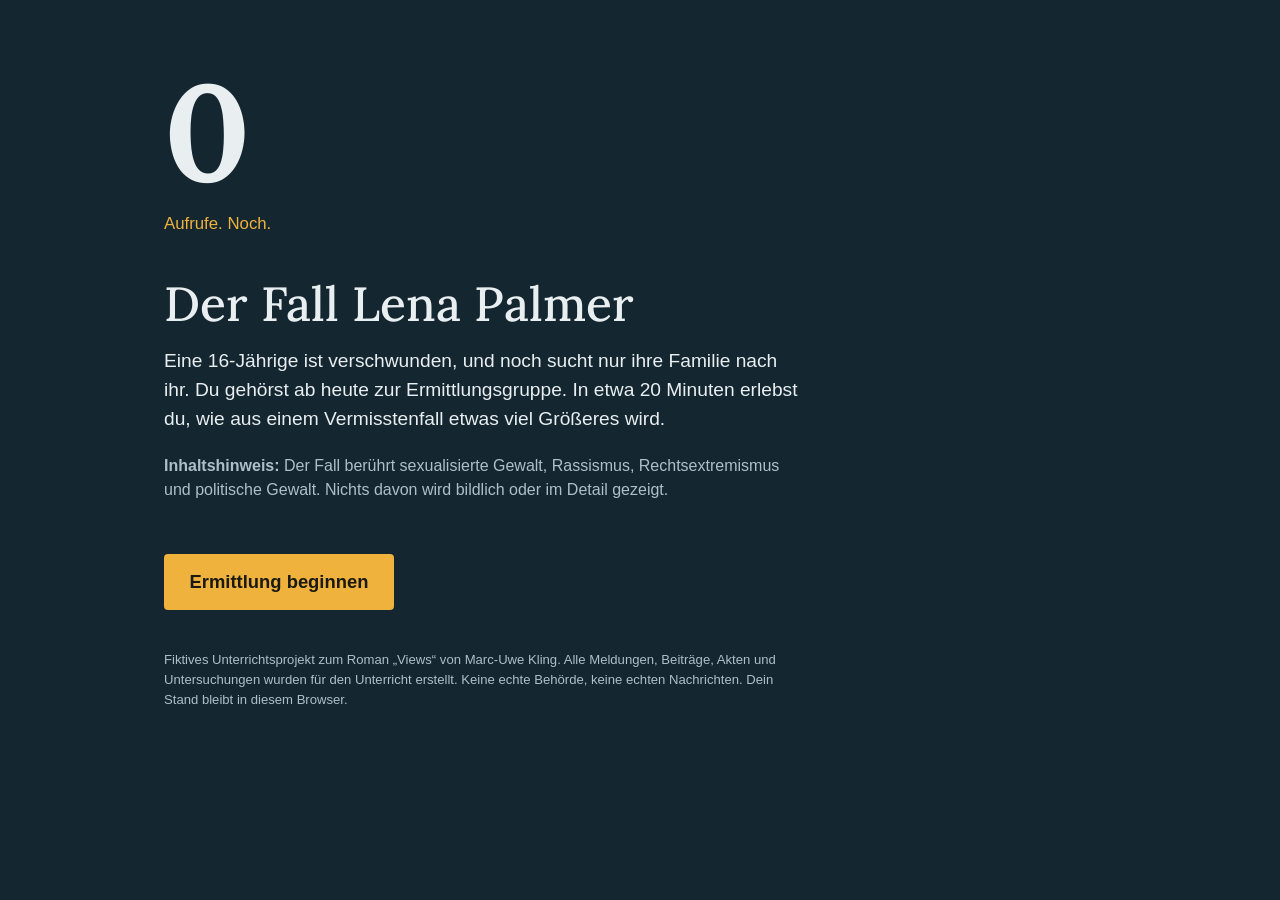
<file: index.html>
<!doctype html>
<html lang="de">
<head>
<meta charset="utf-8">
<meta name="viewport" content="width=device-width, initial-scale=1">
<meta http-equiv="Content-Security-Policy" content="default-src 'self'; script-src 'self'; style-src 'self' 'unsafe-inline'; font-src 'self'; img-src 'self' data:; connect-src 'self' https://*.supabase.co; base-uri 'none'; form-action 'none'">
<meta name="referrer" content="no-referrer">
<meta name="robots" content="noindex">
<meta name="theme-color" content="#142630">
<title>VIEWS: Fall Lena Palmer</title>
<link rel="stylesheet" href="styles.css">
</head>
<body>
<noscript><p class="noscript">Diese Ermittlung braucht JavaScript. Bitte aktiviere es in deinem Browser.</p></noscript>
<div id="app"></div>
<div id="eil" class="eil" role="status" aria-live="polite"></div>
<script src="config.js"></script>
<script src="content.js"></script>
<script src="app.js"></script>
</body>
</html>
</file>
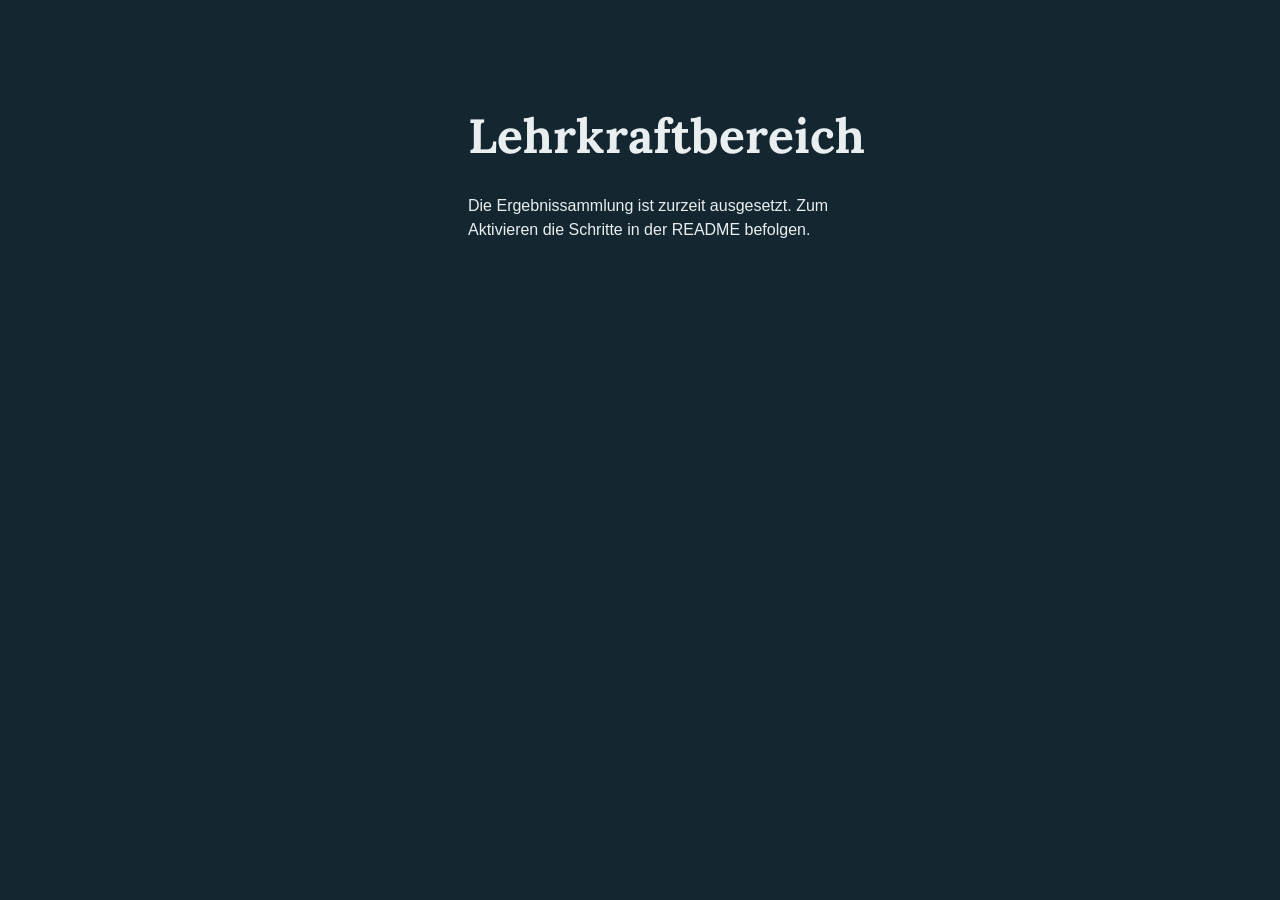
<file: lehrkraft.html>
<!doctype html>
<html lang="de">
<head>
<meta charset="utf-8">
<meta name="viewport" content="width=device-width, initial-scale=1">
<meta http-equiv="Content-Security-Policy" content="default-src 'self'; script-src 'self'; style-src 'self' 'unsafe-inline'; font-src 'self'; img-src 'self' data:; connect-src 'self' https://*.supabase.co; base-uri 'none'; form-action 'none'">
<meta name="referrer" content="no-referrer">
<meta name="robots" content="noindex">
<title>VIEWS: Lehrkraftbereich</title>
<link rel="stylesheet" href="styles.css">
<link rel="stylesheet" href="lehrkraft.css">
</head>
<body>
<div id="teacher"></div>
<script src="config.js"></script>
<script src="content.js"></script>
<script src="lehrkraft.js"></script>
</body>
</html>
</file>
<file: styles.css>
@font-face { font-family: "Lora"; src: url("fonts/lora.woff") format("woff"); font-weight: 400 700; font-display: swap; }

:root {
  --nacht: #142630; --flaeche: #1c3340; --hoch: #274452; --linie: #3e5e6d;
  --text: #e9eff1; --leise: #adc0c8; --papier: #ddd9ca; --tinte: #242b2d;
  --blau: #84c5ec; --amber: #efb23d; --rot: #e4786a;
  --serif: "Lora", Georgia, "Times New Roman", serif;
  --sans: "Segoe UI", -apple-system, "Helvetica Neue", Roboto, Arial, sans-serif;
  --mono: "Courier New", Courier, monospace;
}
* { box-sizing: border-box; }
html { -webkit-text-size-adjust: 100%; }
body { margin: 0; background: var(--nacht); color: var(--text); font: 16px/1.5 var(--sans); }
button, input, select, textarea { font: inherit; color: inherit; }
button { cursor: pointer; background: none; border: 0; padding: 0; text-align: left; }
button:disabled { cursor: not-allowed; }
:focus-visible { outline: 2px solid var(--blau); outline-offset: 2px; }
h1, h2, h3 { font-family: var(--serif); line-height: 1.15; margin: 0; }
h1 { font-size: clamp(2rem, 4vw, 3rem); font-weight: 700; margin-bottom: 1rem; }
h2 { font-size: 1.45rem; font-weight: 600; margin: 2.25rem 0 .75rem; }
h3 { font-size: 1.1rem; font-weight: 600; }
p { margin: 0 0 .6rem; }
.noscript { padding: 2rem; }

/* Einstieg: die Zahl ist das Motiv der ganzen Seite */
.cover { max-width: 62rem; margin: 0 auto; padding: clamp(2rem, 7vh, 5rem) 1.25rem 2rem; }
.count { margin: 0 0 2.5rem; }
.count span { display: block; font-family: var(--serif); font-weight: 700; font-size: clamp(3rem, 12.5vw, 8.5rem); line-height: 1; font-variant-numeric: tabular-nums; letter-spacing: -.02em; }
.count small { display: block; margin-top: .75rem; color: var(--amber); font-size: 1.05rem; }
.cover h1 { font-weight: 500; }
.intro { font-size: 1.2rem; max-width: 40rem; }
.notice { max-width: 40rem; color: var(--leise); margin: 1.25rem 0 1.75rem; }

/* Kopf und Lagebild bleiben beim Scrollen sichtbar */
.hud { position: sticky; top: 0; z-index: 10; }
.top { display: flex; align-items: center; gap: 1rem; padding: .4rem 1.25rem; background: var(--flaeche); border-bottom: 1px solid var(--linie); }
.brand { display: flex; align-items: baseline; gap: .6rem; white-space: nowrap; }
.brand strong { font-family: var(--serif); font-size: 1.35rem; }
.brand span { color: var(--leise); font-size: .9rem; }
.steps { flex: 1; min-width: 0; }
.steps ol { display: flex; gap: .25rem; list-style: none; margin: 0; padding: 0; }
.steps li { flex: 1 1 0; min-width: 0; }
.steps button { display: flex; gap: .4rem; align-items: center; width: 100%; padding: .25rem .4rem; border-bottom: 3px solid var(--linie); color: var(--leise); font-size: .85rem; }
.steps button:disabled { opacity: .55; }
.steps b { font-family: var(--serif); }
.steps span { overflow: hidden; text-overflow: ellipsis; white-space: nowrap; }
.steps span { display: none; }
.steps .cur span { display: inline; }
.steps li.cur { flex: 5 1 0; }
.steps .done button { border-color: var(--blau); color: var(--text); }
.steps .cur button { border-color: var(--amber); color: var(--text); }
.tools { display: flex; gap: .4rem; }
.tools em { font-style: normal; font-weight: 700; color: #1b1a12; background: var(--amber); border-radius: 9px; padding: 0 .4rem; font-size: .8rem; }
.tools button { padding: .35rem .7rem; white-space: nowrap; border: 1px solid var(--linie); border-radius: 4px; }
.tools button:hover { background: var(--hoch); }

/* Zeitachse des Falls */
.chrono { background: var(--flaeche); border-bottom: 1px solid var(--linie); }
.chrono ol { display: flex; gap: .2rem; list-style: none; margin: 0; padding: .3rem 1.25rem; overflow-x: auto; scrollbar-width: thin; }
.chrono li { flex: 0 0 auto; }
.chrono button, .chrono span { display: block; padding: .1rem .55rem; border-left: 2px solid var(--linie); font-size: .85rem; white-space: nowrap; }
.chrono small { display: block; color: var(--leise); font-size: .72rem; line-height: 1.2; }
.chrono button:hover { background: var(--hoch); }
.chrono .cur button { border-color: var(--amber); font-weight: 600; }
.chrono .coming span { color: var(--leise); border-left-style: dashed; }

/* Die Meldung führt jeden Abschnitt an */
.flash { padding: 1.1rem 1.35rem 1.15rem; background: var(--flaeche); border-top: 4px solid var(--blau); }
.eil-flash { background: #33301f; border-top-color: var(--amber); }
.flash.fresh { animation: flash-in .5s ease-out; }
@keyframes flash-in { from { opacity: 0; transform: translateY(-14px); } to { opacity: 1; transform: none; } }
.flash .chapter { font-family: var(--serif); color: var(--leise); margin-bottom: .6rem; }
.flash header { display: flex; flex-wrap: wrap; align-items: center; gap: .3rem 1rem; font-size: .9rem; color: var(--leise); margin-bottom: .5rem; }
.flash .tag { display: inline-flex; align-items: center; gap: .4rem; font-weight: 700; color: #1b1a12; background: var(--amber); padding: .1rem .55rem; border-radius: 3px; }
.flash:not(.eil-flash) .tag { background: var(--blau); }
.live { width: .55rem; height: .55rem; border-radius: 50%; background: #a8291b; animation: live 1.6s ease-in-out infinite; }
@keyframes live { 50% { opacity: .35; } }
.flash h1 { font-size: clamp(1.9rem, 3.6vw, 2.9rem); margin-bottom: .55rem; }
.flash .sum { font-size: 1.12rem; max-width: 44rem; margin-bottom: .55rem; }
.flash .tie { color: var(--amber); margin: 0; max-width: 44rem; }
.flash:not(.eil-flash) .tie { color: var(--blau); }
.context { font-size: 1.08rem; max-width: 44rem; margin: 1.25rem 0 .75rem; }
.order { max-width: 44rem; padding: .6rem .85rem; border-left: 3px solid var(--blau); background: var(--flaeche); }
.order b { color: var(--blau); }
.work { display: grid; grid-template-columns: repeat(2, minmax(0, 1fr)); gap: 1rem; margin-top: 1.1rem; align-items: start; }
.wide { grid-column: 1 / -1; }
.wide-btn { grid-column: 1 / -1; justify-self: start; }
.ask { margin-bottom: .2rem; }
.clues { display: grid; grid-template-columns: repeat(3, minmax(0, 1fr)); gap: 1rem; align-items: start; }
.ahead { margin-top: 1.5rem; padding-top: .9rem; border-top: 1px solid var(--linie); }
.ahead p { font-family: var(--serif); font-size: 1.1rem; margin: 0; }
.ahead .primary { margin-top: .75rem; }
.closed-file.slim { min-height: 0; border-top-width: 6px; padding: .7rem 1rem; font-size: 1rem; }

/* Nachrichtenverlauf */
.archive { list-style: none; margin: 0; padding: 0; }
.archive li { border-bottom: 1px solid var(--hoch); padding: .55rem 0; }
.archive button { display: block; width: 100%; }
.archive b { display: block; font-family: var(--serif); font-size: 1.02rem; font-weight: 600; }
.a-eil b { font-size: 1.2rem; color: var(--amber); }
.a-meta { display: block; font-size: .8rem; color: var(--leise); }
.a-meta em { font-style: normal; margin-left: .4rem; }
.a-meta .new { color: #1b1a12; background: var(--amber); padding: 0 .35rem; border-radius: 3px; }
.archive p { margin: .35rem 0 .1rem; }
.archive small { color: var(--leise); }

/* Lagebild */
.meters { display: grid; grid-template-columns: 1.25fr 1fr 1fr; gap: 1px; background: var(--linie); border-bottom: 1px solid var(--linie); }
.meter { display: flex; flex-direction: column; padding: .3rem 1.25rem .45rem; background: var(--nacht); min-width: 0; }
.meter:hover { background: var(--flaeche); }
.meter span { color: var(--leise); font-size: .85rem; }
.meter em.warn { font-style: normal; color: var(--amber); }
.meter b { font-family: var(--serif); font-size: 1.2rem; line-height: 1.2; font-variant-numeric: tabular-nums; }
.meter b.txt { font-family: var(--sans); font-size: .95rem; font-weight: 600; line-height: 1.45rem; white-space: nowrap; overflow: hidden; text-overflow: ellipsis; }
.meter small { color: var(--leise); font-size: .8rem; }
.meter small.warn { color: var(--amber); }
.bar { display: block; height: 4px; margin-top: .15rem; background: var(--hoch); border-radius: 3px; overflow: hidden; }
.bar em { display: block; height: 100%; width: 0; background: var(--amber); transition: width .6s ease; }
.bar em.hot { background: var(--rot); }
.bar em.cool { background: var(--blau); }
.now { margin: 0; padding: .55rem 1.25rem; background: var(--flaeche); color: var(--text); }
.now b { color: var(--amber); }

/* Arbeitsfläche */
.layout { display: grid; grid-template-columns: minmax(0, 1fr) 17rem; gap: 2rem; max-width: 86rem; margin: 0 auto; padding: 1.5rem 1.25rem 3rem; align-items: start; }
.feed { position: sticky; top: 10.5rem; max-height: calc(100vh - 11.5rem); overflow-y: auto; border-left: 1px solid var(--linie); padding-left: 1.25rem; }
.feed h2 { margin: 0 0 .75rem; font-size: 1.1rem; }
.tick { padding: .7rem 0; border-bottom: 1px solid var(--hoch); }
.tick header { display: flex; justify-content: space-between; gap: .5rem; font-size: .8rem; color: var(--leise); margin-bottom: .2rem; }
.tick h3 { font-size: 1.15rem; margin-bottom: .25rem; }
.tick p { margin: 0; font-size: .92rem; color: var(--leise); }
.post-tick p { color: var(--text); }
.eilt h3 { color: var(--amber); }

.lead-in { font-size: 1.1rem; max-width: 42rem; }
.hint { color: var(--leise); font-size: .93rem; max-width: 42rem; }
.todo { color: var(--leise); margin-top: 1.5rem; padding-left: .7rem; border-left: 3px solid var(--amber); }
.becker { color: var(--blau); font-size: .95rem; margin: .4rem 0 0; }
.paper .becker { color: #1d5376; }
.split { display: grid; grid-template-columns: minmax(0, 1.2fr) minmax(0, 1fr); gap: 1.5rem; }
.stack { display: grid; gap: 1rem; }
.stack-row, .compare { display: grid; grid-template-columns: repeat(2, minmax(0, 1fr)); gap: 1rem; margin-top: 1rem; align-items: start; }
.compare > div { display: grid; gap: .6rem; }

.bubble { background: var(--flaeche); padding: .7rem .9rem; border-radius: 3px 12px 12px 12px; max-width: 34rem; }
.bubble small { display: block; color: var(--blau); font-size: .8rem; }

.person { background: var(--flaeche); padding: 1rem; border-left: 3px solid var(--blau); }
.person .role { color: var(--blau); font-size: .92rem; margin-bottom: .5rem; }
.person dl { margin: 0; display: grid; grid-template-columns: auto 1fr; gap: .15rem .75rem; font-size: .92rem; }
.person dt { color: var(--leise); }
.person dd { margin: 0; }
.redact { color: var(--tinte); background: var(--tinte); }

/* Aktenpapier: alles Polizeiliche liegt hell auf dem dunklen Tisch */
.paper { background: var(--papier); color: var(--tinte); padding: 1rem 1.1rem 1.1rem; box-shadow: 0 2px 0 #b4b0a0, 0 8px 18px rgba(0, 0, 0, .35); }
.paper header { display: flex; justify-content: space-between; gap: .5rem; font-size: .8rem; color: #565b58; border-bottom: 1px solid #a9a594; padding-bottom: .3rem; margin-bottom: .55rem; }
.paper h3 { margin-bottom: .45rem; }
.paper-body { font-family: var(--mono); font-size: .93rem; line-height: 1.4; }
.paper-body p { margin-bottom: .35rem; }
.paper .hint { color: #4a4f4c; }
.paper details { margin-top: .4rem; font-family: var(--sans); }
.paper summary { cursor: pointer; color: #1d5376; }

.chat { display: flex; flex-direction: column; gap: .35rem; font-family: var(--sans); }
.chat p, .chat button { display: block; align-self: flex-start; max-width: 85%; margin: 0; padding: .35rem .6rem; border-radius: 10px; background: #fff; color: var(--tinte); border: 2px solid transparent; }
.chat .mine { align-self: flex-end; background: #cfe3ee; }
.chat small { display: block; font-size: .72rem; color: #5a605d; }
.chat button:hover { border-color: #1d5376; }
.chat .hit { border-color: #1d5376; }
.chat .miss { border-color: #96928a; }

.timeline { list-style: none; margin: 0; padding: 0 0 0 .4rem; border-left: 2px solid var(--linie); }
.timeline li { position: relative; padding: .15rem 0 .15rem 1.1rem; }
.timeline li::before { content: ""; position: absolute; left: -.56rem; top: .85rem; width: .7rem; height: .7rem; border-radius: 50%; background: var(--nacht); border: 2px solid var(--linie); }
.timeline li.open::before { background: var(--amber); border-color: var(--amber); }
.timeline .entry { display: flex; gap: 1rem; width: 100%; padding: .4rem .5rem; }
.timeline b { flex: 0 0 7.5rem; font-weight: 600; }
.muted { color: var(--leise); }

.sorter { display: grid; gap: .1rem; }
.order-line { font-weight: 600; max-width: 44rem; }
.legend { display: grid; grid-template-columns: auto 1fr; gap: .15rem .75rem; margin: .25rem 0 .5rem; font-size: .92rem; color: var(--leise); max-width: 44rem; }
.legend dt { font-weight: 600; color: var(--text); }
.legend dd { margin: 0; }
.sort-row .src { margin: 0; font-size: .85rem; color: var(--leise); }
.sort-row .quote { font-family: var(--serif); font-size: 1.1rem; margin: 0 0 .15rem; }
.sort-row, .board-row { padding: .6rem 0; border-bottom: 1px solid var(--hoch); }
.board-row { display: flex; justify-content: space-between; align-items: center; gap: 1rem; flex-wrap: wrap; }
.board-row p { margin: 0; }
.choices { display: flex; flex-wrap: wrap; gap: .4rem; margin-top: .35rem; }
.chip { padding: .42rem .8rem; min-height: 2.5rem; border: 1px solid var(--linie); border-radius: 4px; background: var(--flaeche); }
.chip:hover:not(:disabled) { border-color: var(--blau); }
.chip.on { background: var(--blau); border-color: var(--blau); color: #10222c; font-weight: 600; }
.chip:disabled { opacity: .5; }

.pin { margin-top: .6rem; padding: .35rem .65rem; border: 1px solid #6c6a60; border-radius: 4px; font-size: .9rem; color: var(--tinte); }
.pin:hover { background: #cbc7b7; }
.pin.on { background: #1d5376; border-color: #1d5376; color: #fff; }

.dossiers { display: grid; grid-template-columns: repeat(3, minmax(0, 1fr)); gap: 1rem; margin-top: 1rem; align-items: start; }
.dossier { display: grid; gap: .75rem; }
.closed-file { width: 100%; min-height: 6.5rem; padding: 1rem; background: var(--papier); color: var(--tinte); font-family: var(--serif); font-size: 1.1rem; font-weight: 600; border-top: 12px solid #b9b49f; }
.closed-file:hover { background: #e8e4d6; }

.posts { display: grid; grid-template-columns: repeat(2, minmax(0, 1fr)); gap: 1rem; }
.post { background: var(--flaeche); padding: .85rem 1rem; }
.post header { display: flex; justify-content: space-between; gap: .5rem; margin-bottom: .3rem; font-size: .9rem; }
.post small { color: var(--leise); }
.options { display: grid; gap: .5rem; }
.option { padding: .7rem .9rem; border: 1px solid var(--linie); border-radius: 4px; background: var(--flaeche); }
.option:hover:not(:disabled) { border-color: var(--blau); }
.option.on { border-color: var(--amber); }
.option:disabled { opacity: .55; }

.sliders { display: grid; gap: .55rem; max-width: 42rem; }
.sliders label { display: grid; grid-template-columns: 1fr auto; gap: 0 .5rem; }
.scale { grid-column: 1 / -1; display: flex; justify-content: space-between; gap: .4rem; font-size: .72rem; color: var(--leise); }
.scale i { font-style: normal; }
.sliders output { font-variant-numeric: tabular-nums; color: var(--blau); }
.sliders input, .field input[type=range] { grid-column: 1 / -1; width: 100%; accent-color: var(--amber); min-height: 1.8rem; }

.review { display: grid; grid-template-columns: repeat(4, minmax(0, 1fr)); gap: 1rem; }
.stat { background: var(--flaeche); padding: .85rem 1rem; }
.stat h3 { font-family: var(--sans); font-size: .9rem; font-weight: 400; color: var(--leise); margin-bottom: .25rem; }
.stat p { margin: 0; font-family: var(--serif); font-size: 1.1rem; }

.form { display: grid; gap: 1.1rem; max-width: 46rem; }
.field { display: grid; gap: .3rem; }
.field > span { font-weight: 600; }
input[type=text], select, textarea { width: 100%; padding: .55rem .65rem; background: var(--flaeche); border: 1px solid var(--linie); border-radius: 4px; }
.summary dl { display: grid; grid-template-columns: auto 1fr; gap: .4rem 1rem; margin: 0 0 1rem; }
.summary dt { color: var(--leise); }
.summary dd { margin: 0; white-space: pre-wrap; overflow-wrap: anywhere; }
.row { display: flex; gap: .6rem; flex-wrap: wrap; margin-top: 1.1rem; }
.error { color: #ffc9c0; border-left: 3px solid var(--rot); padding-left: .7rem; margin-top: 1rem; max-width: 46rem; }

.primary { display: inline-block; margin-top: 1.5rem; padding: .75rem 1.3rem; background: var(--amber); color: #1b1a12; font-weight: 700; border-radius: 4px; }
.primary:hover:not(:disabled) { background: #f6c55e; }
.primary:disabled { opacity: .5; }
.row .primary { margin-top: 0; }
.big { font-size: 1.15rem; padding: .9rem 1.6rem; }
.ghost { padding: .6rem 1rem; margin-top: .75rem; border: 1px solid var(--linie); border-radius: 4px; }
.ghost:hover:not(:disabled) { background: var(--hoch); }
.ghost:disabled { opacity: .5; }
.row .ghost { margin-top: 0; }
.danger { color: #ffc9c0; }

.closing { max-width: 40rem; padding-top: 1rem; }
.closing p { font-family: var(--serif); font-size: 1.2rem; }
.closing .sent { font-family: var(--sans); font-size: 1rem; color: var(--blau); margin-bottom: 1.75rem; }
.closing .hint { font-family: var(--sans); font-size: .95rem; margin-top: 1.5rem; }

.scrim { position: fixed; inset: 0; z-index: 20; background: rgba(8, 16, 21, .6); }
.drawer { position: fixed; top: 0; right: 0; bottom: 0; z-index: 30; width: min(30rem, 100vw); padding: 1rem 1.25rem 2rem; overflow-y: auto; background: var(--nacht); border-left: 1px solid var(--linie); }
.drawer h2 { margin-top: 0; }
.close { float: right; padding: .3rem .7rem; border: 1px solid var(--linie); border-radius: 4px; }
.drawer textarea { display: block; }

.legal { max-width: 86rem; margin: 0 auto; padding: 1rem 1.25rem 2rem; color: var(--leise); font-size: .82rem; }
.cover .legal { padding: 2.5rem 0 0; max-width: 40rem; margin: 0; }

@media (max-width: 1100px) {
  .clues { grid-template-columns: repeat(2, minmax(0, 1fr)); }
  .layout { grid-template-columns: minmax(0, 1fr); }
  .feed { position: static; max-height: 22rem; border-left: 0; border-top: 1px solid var(--linie); padding: 1rem 0 0; }
}
@media (max-width: 760px) {
  .top { flex-wrap: wrap; gap: .5rem; }
  .steps { order: 3; flex-basis: 100%; }
  .tools { margin-left: auto; }
  .hud { position: static; }
  .work, .clues, .meters, .split, .stack-row, .compare, .dossiers, .posts, .review { grid-template-columns: minmax(0, 1fr); }
  .meter { padding: .45rem 1rem .55rem; }
  .timeline .entry { flex-direction: column; gap: 0; }
  .timeline b { flex-basis: auto; }
}
@media (prefers-reduced-motion: reduce) {
  * { transition: none !important; animation: none !important; }
}
</file>
<file: lehrkraft.css>
.t-wrap { max-width: 72rem; margin: 0 auto; padding: 1.5rem 1.25rem 3rem; }
.t-login { max-width: 24rem; margin: 12vh auto 0; padding: 0 1.25rem; display: grid; gap: .9rem; }
.t-login input { width: 100%; padding: .55rem .65rem; background: var(--flaeche); border: 1px solid var(--linie); border-radius: 4px; }
.t-head { display: flex; justify-content: space-between; align-items: center; gap: 1rem; flex-wrap: wrap; margin-bottom: 1rem; }
.t-head h1 { margin: 0; font-size: 2rem; }
.t-bar { display: flex; gap: .6rem; flex-wrap: wrap; align-items: end; margin-bottom: 1rem; }
.t-bar label { display: grid; gap: .2rem; font-size: .9rem; }
.t-bar input[type=text], .t-bar input[type=number], .t-bar select { padding: .5rem; background: var(--flaeche); border: 1px solid var(--linie); border-radius: 4px; }
.t-bar .ghost, .t-bar .primary { margin: 0; }
.t-check { display: flex !important; gap: .4rem; align-items: center; }
.t-test { color: var(--nacht); background: var(--blau); padding: 0 .4rem; border-radius: 3px; font-size: .85rem; }
.t-num { font-family: var(--serif); font-size: 2.6rem; font-weight: 700; line-height: 1.1; margin: 0; font-variant-numeric: tabular-nums; }
.t-grid { display: grid; grid-template-columns: repeat(2, minmax(0, 1fr)); gap: 1.5rem 2rem; }
.t-grid h2 { margin: 1rem 0 .5rem; font-size: 1.2rem; }
.t-row { display: grid; grid-template-columns: minmax(0, 15rem) 1fr 2rem; gap: .6rem; align-items: center; padding: .15rem 0; font-size: .92rem; }
.t-row .t-track { display: block; height: 12px; background: var(--hoch); }
.t-row .t-fill { display: block; height: 100%; background: var(--blau); }
.t-row b { text-align: right; font-variant-numeric: tabular-nums; }
.t-list { margin: 0; padding-left: 1.1rem; font-size: .95rem; }
.t-list li { margin-bottom: .35rem; overflow-wrap: anywhere; }
.t-table { width: 100%; border-collapse: collapse; font-size: .93rem; }
.t-table th, .t-table td { text-align: left; padding: .45rem .5rem; border-bottom: 1px solid var(--hoch); vertical-align: top; }
.t-table th { color: var(--leise); font-weight: 400; }
.t-open { color: var(--blau); text-decoration: underline; }
.t-detail { background: var(--flaeche); padding: 1rem; margin: 1rem 0; }
.t-detail dl { display: grid; grid-template-columns: auto 1fr; gap: .35rem 1rem; margin: 0; }
.t-detail dt { color: var(--leise); }
.t-detail dd { margin: 0; white-space: pre-wrap; overflow-wrap: anywhere; }
.t-codes { columns: 4 8rem; font-family: var(--mono); padding: 0; list-style: none; margin: .5rem 0; }
.t-msg { color: var(--blau); }
@media (max-width: 760px) { .t-grid { grid-template-columns: minmax(0, 1fr); } .t-row { grid-template-columns: minmax(0, 9rem) 1fr 2rem; } }
@media print { body { background: #fff; color: #000; } .t-noprint { display: none; } }
</file>
